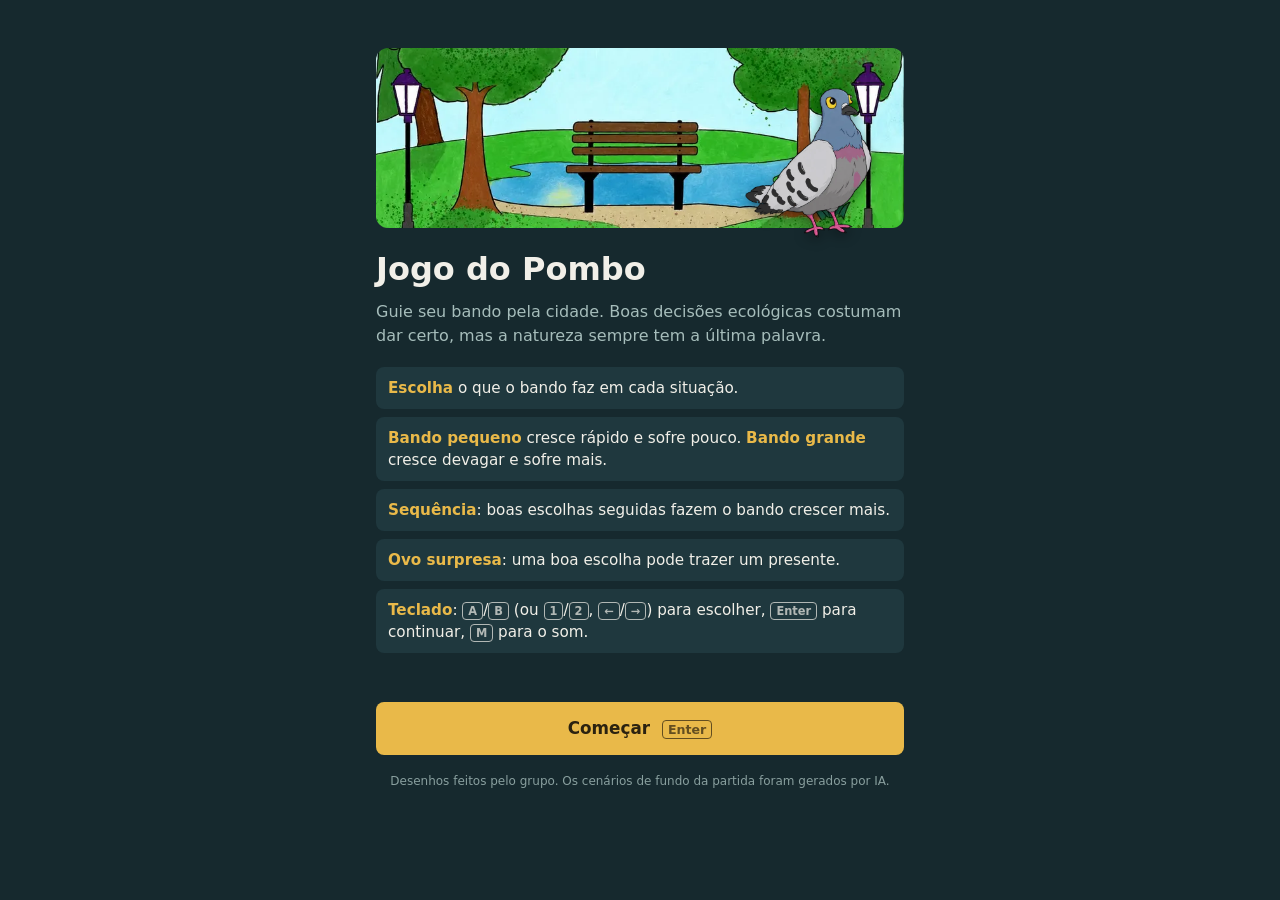
<file: web/index.html>
<!doctype html>
<html lang="pt-BR">
<head>
  <meta charset="utf-8">
  <meta name="viewport" content="width=device-width, initial-scale=1, viewport-fit=cover">
  <meta name="theme-color" content="#16292e">
  <meta name="apple-mobile-web-app-capable" content="yes">
  <meta name="apple-mobile-web-app-status-bar-style" content="black-translucent">
  <meta name="apple-mobile-web-app-title" content="Jogo do Pombo">
  <title>Jogo do Pombo</title>
  <link rel="manifest" href="manifest.webmanifest">
  <link rel="icon" href="icons/icon.svg" type="image/svg+xml">
  <link rel="apple-touch-icon" href="icons/apple-touch-icon.png">
  <link rel="stylesheet" href="style.css?v=12">
</head>
<body>
  <!-- Cenário de fundo da partida: o dia passa conforme as rodadas (game.js troca a classe .on) -->
  <div id="cenario" class="cenario" aria-hidden="true">
    <div class="cena cena-dia"></div>
    <div class="cena cena-tarde"></div>
    <div class="cena cena-por-do-sol"></div>
  </div>

  <!-- Tela inicial -->
  <section id="screen-start" class="screen active">
    <div class="hero">
      <img class="hero-parque" src="img/parque.webp" alt="Parque com banco, lago e árvores" width="800" height="800">
      <img class="hero-pombo" src="img/pombo.webp" alt="Pombo, o narrador do jogo" width="400" height="472">
    </div>
    <h1>Jogo do Pombo</h1>
    <p class="tagline">Guie seu bando pela cidade. Boas decisões ecológicas costumam dar certo, mas a natureza sempre tem a última palavra.</p>
    <ul class="rules">
      <li><b>Escolha</b> o que o bando faz em cada situação.</li>
      <li><b>Bando pequeno</b> cresce rápido e sofre pouco. <b>Bando grande</b> cresce devagar e sofre mais.</li>
      <li><b>Sequência</b>: boas escolhas seguidas fazem o bando crescer mais.</li>
      <li><b>Ovo surpresa</b>: uma boa escolha pode trazer um presente.</li>
      <li><b>Teclado</b>: <kbd>A</kbd>/<kbd>B</kbd> (ou <kbd>1</kbd>/<kbd>2</kbd>, <kbd>←</kbd>/<kbd>→</kbd>) para escolher, <kbd>Enter</kbd> para continuar, <kbd>M</kbd> para o som.</li>
    </ul>
    <div id="record" class="record"></div>
    <button id="btn-start" class="btn-big">Começar <kbd>Enter</kbd></button>
    <button id="btn-install" class="btn-big btn-secondary hidden">Instalar app</button>
    <p id="install-hint" class="install-hint hidden">No iPhone: toque em Compartilhar e depois em <b>Adicionar à Tela de Início</b>.</p>
    <p class="creditos">Desenhos feitos pelo grupo. Os cenários de fundo da partida foram gerados por IA.</p>
  </section>

  <!-- Jogo -->
  <section id="screen-game" class="screen">
    <header class="hud">
      <div class="hud-row">
        <div class="pop">
          <span class="pop-icon">🕊️</span>
          <span id="pop-count" class="pop-count">5</span>
          <span id="pop-delta" class="pop-delta"></span>
        </div>
        <div class="hud-right">
          <span id="round-label" class="round-label">Rodada 1/23</span>
          <button id="btn-mute" class="btn-icon" aria-label="Som">🔊</button>
        </div>
      </div>
      <div class="band-row">
        <span id="band-name" class="band-name">Ninho</span>
        <div class="bar"><div id="band-bar" class="bar-fill"></div></div>
        <span id="band-next" class="band-next"></span>
      </div>
      <div class="combo-row">
        <span class="combo-label">Sequência</span>
        <div class="combo-pips" id="combo-pips"></div>
        <span id="combo-mult" class="combo-mult"></span>
        <span id="buffs" class="buffs"></span>
      </div>
    </header>

    <main class="card" id="card">
      <div id="category" class="category"></div>
      <img id="q-imagem" class="q-imagem hidden" alt="">
      <p id="scenario" class="scenario"></p>

      <div class="options">
        <button class="option" data-slot="a" data-opt="a"><span class="opt-letter">A</span><span class="opt-label"></span></button>
        <button class="option" data-slot="b" data-opt="b"><span class="opt-letter">B</span><span class="opt-label"></span></button>
      </div>

      <div id="suspense" class="suspense hidden">
        <p><img class="avatar-mini" src="img/pombo.webp" alt="" width="400" height="472"> pru-pru…</p>
      </div>

      <div id="result" class="result hidden">
        <div id="result-banner" class="result-banner"></div>
        <p id="result-odds" class="result-odds"></p>
        <p id="result-note" class="result-note"></p>
        <div class="narra">
          <img id="avatar" class="avatar" src="img/pombo-joinha.webp" alt="" width="434" height="400">
          <div id="feedback" class="feedback"></div>
        </div>
        <button id="btn-next" class="btn-big">Próxima rodada <kbd>Enter</kbd></button>
      </div>
    </main>
  </section>

  <!-- Fim -->
  <section id="screen-end" class="screen">
    <img id="end-pombo" class="end-pombo" src="img/pombo-joinha.webp" alt="" width="434" height="400">
    <h1 id="end-title"></h1>
    <p id="end-msg" class="tagline"></p>
    <div class="stats" id="stats"></div>
    <div id="rating" class="rating">
      <p class="rating-q">O que achou do jogo?</p>
      <div id="stars" class="stars"></div>
      <textarea id="rating-comment" maxlength="500" rows="3" placeholder="Quer contar mais? (opcional)"></textarea>
      <button id="btn-rate" class="btn-big btn-secondary" disabled>Enviar avaliação</button>
    </div>
    <p id="rating-thanks" class="rating-thanks hidden">Obrigado pela avaliação! 🕊️</p>
    <button id="btn-again" class="btn-big">Jogar de novo <kbd>Enter</kbd></button>
  </section>

  <!-- Ovo surpresa -->
  <div id="modal-egg" class="modal hidden">
    <div class="modal-box">
      <h2>Ovo surpresa!</h2>
      <div id="egg" class="egg">🥚</div>
      <img id="egg-filhote" class="egg-filhote hidden" src="img/filhote.webp" alt="Filhote de pombo saindo do ovo" width="382" height="400">
      <p id="prize-text" class="prize-text">Sua boa escolha trouxe um presente…</p>
      <button id="btn-egg-ok" class="btn-big hidden">Continuar <kbd>Enter</kbd></button>
    </div>
  </div>

  <!-- Subida de faixa -->
  <div id="modal-level" class="modal hidden">
    <div class="modal-box level">
      <img class="level-img" src="img/pombo-boxeador.webp" alt="Pombo musculoso de luvas de boxe" width="240" height="440">
      <div class="level-label">O bando cresceu!</div>
      <h2 id="level-name"></h2>
      <p id="level-msg"></p>
      <button id="btn-level-ok" class="btn-big">Continuar <kbd>Enter</kbd></button>
    </div>
  </div>

  <script src="metrics.js?v=12"></script>
  <script src="perguntas.js?v=12"></script>
  <script src="game.js?v=12"></script>
</body>
</html>
</file>
<file: web/style.css>
:root {
  --bg: #16292e;
  --card: #1f383e;
  --field: #1a3136;
  --line: #34575f;
  --text: #f1efe8;
  --muted: #a6bdbb;
  --accent: #e9b949;
  --good: #6cc592;
  --bad: #e07a6a;
  --blue: #7fbfd4;
}

* { box-sizing: border-box; margin: 0; padding: 0; }

body {
  min-height: 100vh;
  background: var(--bg);
  color: var(--text);
  font-family: system-ui, -apple-system, "Segoe UI", Roboto, sans-serif;
  line-height: 1.45;
}

button { font: inherit; color: inherit; cursor: pointer; border: none; background: none; }
button:disabled { cursor: default; }
.hidden { display: none !important; }

/* telas */
.screen {
  display: none; max-width: 560px; margin: 0 auto;
  padding: calc(24px + env(safe-area-inset-top)) calc(16px + env(safe-area-inset-right))
    calc(40px + env(safe-area-inset-bottom)) calc(16px + env(safe-area-inset-left));
}
.screen.active { display: block; animation: fadeIn .2s ease; }
#screen-start, #screen-end { padding-top: calc(48px + env(safe-area-inset-top)); }

h1 { font-size: 2rem; margin-bottom: 8px; }

/* ilustrações */
.hero { position: relative; margin-bottom: 18px; }
.hero-parque {
  display: block; width: 100%; height: 180px; object-fit: cover; object-position: center 72%;
  border-radius: 12px;
}
.hero-pombo {
  position: absolute; right: 6%; bottom: -10px; height: 150px; width: auto;
  filter: drop-shadow(0 4px 6px #0006);
}
.end-pombo { display: block; height: 110px; width: auto; margin-bottom: 10px; }
.narra { display: flex; gap: 10px; align-items: flex-start; margin-bottom: 14px; }
.narra .avatar { flex: none; width: 52px; height: auto; margin-top: 2px; }
.narra .feedback { flex: 1; margin-bottom: 0; }
.q-imagem { display: block; height: 130px; width: auto; max-width: 100%; margin: 4px auto 10px; }
.avatar-mini { height: 28px; width: auto; vertical-align: middle; margin-right: 4px; }
.tagline { color: var(--muted); margin-bottom: 20px; }

.rules { list-style: none; display: grid; gap: 8px; margin-bottom: 20px; }
.rules li { background: var(--card); border-radius: 8px; padding: 10px 12px; font-size: .95rem; }
.rules b { color: var(--accent); }
.record { color: var(--muted); font-size: .9rem; margin-bottom: 12px; min-height: 1.2em; }

.btn-big {
  display: block; width: 100%;
  padding: 14px; border-radius: 8px;
  font-size: 1.05rem; font-weight: 600;
  background: var(--accent); color: #2b2210;
}
.btn-big:hover { filter: brightness(1.05); }
.btn-big:disabled { opacity: .5; }
.btn-secondary { margin-top: 8px; background: var(--field); color: var(--text); border: 2px solid var(--line); }
.install-hint { margin-top: 12px; color: var(--muted); font-size: .85rem; text-align: center; }
.creditos { margin-top: 18px; color: var(--muted); font-size: .75rem; text-align: center; opacity: .8; }

/* painel de cima */
.hud {
  background: var(--card); border-radius: 8px;
  padding: 12px 14px; margin-bottom: 12px; display: grid; gap: 8px;
}
.hud-row { display: flex; justify-content: space-between; align-items: center; }
.pop { display: flex; align-items: baseline; gap: 8px; }
.pop-icon { font-size: 1.3rem; }
.pop-count { font-size: 1.8rem; font-weight: 700; font-variant-numeric: tabular-nums; }
.pop-delta { font-weight: 600; }
.pop-delta.win { color: var(--good); }
.pop-delta.lose { color: var(--bad); }
.hud-right { display: flex; align-items: center; gap: 10px; }
.round-label { color: var(--muted); font-size: .9rem; }
.btn-icon { font-size: 1.1rem; padding: 4px; }

.band-row, .combo-row { display: flex; align-items: center; gap: 10px; font-size: .85rem; }
.band-name { font-weight: 600; color: var(--blue); min-width: 80px; }
.bar { flex: 1; height: 6px; background: var(--field); border-radius: 3px; overflow: hidden; }
.bar-fill { height: 100%; width: 0; background: var(--good); }
.band-next { color: var(--muted); white-space: nowrap; }

.combo-label { color: var(--muted); min-width: 80px; }
.combo-pips { display: flex; gap: 4px; }
.pip { width: 16px; height: 6px; border-radius: 3px; background: var(--field); }
.pip.on { background: var(--good); }
.combo-mult { font-weight: 600; color: var(--good); }
.buffs { margin-left: auto; display: flex; gap: 6px; }
.buff { background: var(--field); border-radius: 4px; padding: 1px 6px; font-size: .8rem; }

/* cenário de fundo da partida: as três cenas ficam empilhadas e só a da vez aparece */
.cenario { position: fixed; inset: 0; z-index: -1; opacity: 0; transition: opacity .6s ease; pointer-events: none; }
body.em-jogo .cenario { opacity: 1; }
.cena {
  position: absolute; inset: 0; opacity: 0; transition: opacity 1.2s ease;
  background: center 70% / cover no-repeat;
}
.cena.on { opacity: 1; }
.cena-dia { background-image: url("img/cenario-dia.webp"); }
.cena-tarde { background-image: url("img/cenario-tarde.webp"); }
.cena-por-do-sol { background-image: url("img/cenario-por-do-sol.webp"); }
/* véu escuro por cima: o texto continua legível em qualquer cena */
.cenario::after { content: ""; position: absolute; inset: 0; background: linear-gradient(#16292e66, #16292ecc 70%); }
body.em-jogo .hud, body.em-jogo .card {
  background: rgba(31, 56, 62, .9);
  -webkit-backdrop-filter: blur(6px); backdrop-filter: blur(6px);
}

/* pergunta */
.card { background: var(--card); border-radius: 8px; padding: 16px; }
.category { font-size: .8rem; color: var(--blue); margin-bottom: 6px; }
.scenario { font-size: 1.05rem; margin-bottom: 14px; }

.options { display: grid; gap: 8px; }
.option {
  display: flex; gap: 10px; align-items: flex-start; text-align: left;
  padding: 12px; border-radius: 8px; border: 2px solid var(--line); background: var(--field);
}
.option:not(:disabled):hover { border-color: var(--blue); }
.option.picked { border-color: var(--accent); }
.option.best { border-color: var(--good); }
.option:disabled:not(.picked):not(.best) { opacity: .5; }
.opt-letter { flex: none; font-weight: 700; color: var(--muted); }
.option .tag { display: block; margin-top: 4px; font-size: .8rem; font-weight: 600; color: var(--good); }

.suspense { margin-top: 14px; text-align: center; color: var(--muted); }

/* resultado */
.result { margin-top: 14px; }
.result-banner { font-size: 1.3rem; font-weight: 700; margin-bottom: 8px; }
.result-banner.win { color: var(--good); }
.result-banner.lose { color: var(--bad); }
.result-odds { font-size: .95rem; margin-bottom: 6px; }
.result-note { font-size: .9rem; color: var(--muted); font-style: italic; margin-bottom: 10px; }
.feedback { display: grid; gap: 6px; margin-bottom: 14px; }
.bubble { border-left: 3px solid var(--blue); padding: 6px 10px; font-size: .92rem; }

/* fim */
.stats { display: grid; grid-template-columns: 1fr 1fr; gap: 8px; margin-bottom: 20px; }
.stat { background: var(--card); border-radius: 8px; padding: 12px; }
.stat b { display: block; font-size: 1.4rem; color: var(--accent); }
.stat span { font-size: .8rem; color: var(--muted); }

/* avaliação */
.rating { background: var(--card); border-radius: 8px; padding: 14px; margin-bottom: 16px; display: grid; gap: 10px; }
.rating-q { font-weight: 600; }
.stars { display: flex; gap: 4px; }
.star { font-size: 2rem; line-height: 1; padding: 2px 4px; color: var(--line); }
.star.on { color: var(--accent); }
.rating textarea {
  width: 100%; resize: vertical; padding: 10px; border-radius: 8px;
  font: inherit; font-size: 16px; color: var(--text);
  background: var(--field); border: 2px solid var(--line);
}
.rating textarea:focus { outline: none; border-color: var(--blue); }
.rating .btn-secondary { margin-top: 0; }
.rating-thanks { color: var(--good); text-align: center; margin-bottom: 16px; }

/* avisos (ovo e subida de faixa) */
.modal { position: fixed; inset: 0; z-index: 40; background: rgba(0, 0, 0, .6); display: grid; place-items: center; padding: 16px; }
.modal-box { width: 100%; max-width: 380px; background: var(--card); border-radius: 8px; padding: 20px; text-align: center; display: grid; gap: 10px; }
.modal-box p { color: var(--muted); }
.egg { font-size: 48px; }
.egg-filhote { display: block; height: 130px; width: auto; margin: 0 auto; animation: choca .35s ease-out; }
@keyframes choca { from { transform: scale(.6); opacity: 0; } to { transform: scale(1); opacity: 1; } }
.level-img { display: block; height: 150px; width: auto; margin: 0 auto; }
.prize-text { color: var(--text) !important; font-weight: 600; }
.level-label { font-weight: 600; color: var(--good); }
.level h2 { font-size: 1.8rem; text-transform: capitalize; }

@keyframes fadeIn { from { opacity: 0; } to { opacity: 1; } }

/* teclado */
kbd {
  font: inherit; font-size: .75em; font-weight: 600;
  padding: 1px 5px; border-radius: 4px;
  border: 1px solid currentColor; opacity: .7;
}
.btn-big kbd { margin-left: 6px; }
button:focus-visible { outline: 2px solid var(--blue); outline-offset: 2px; }
</file>
